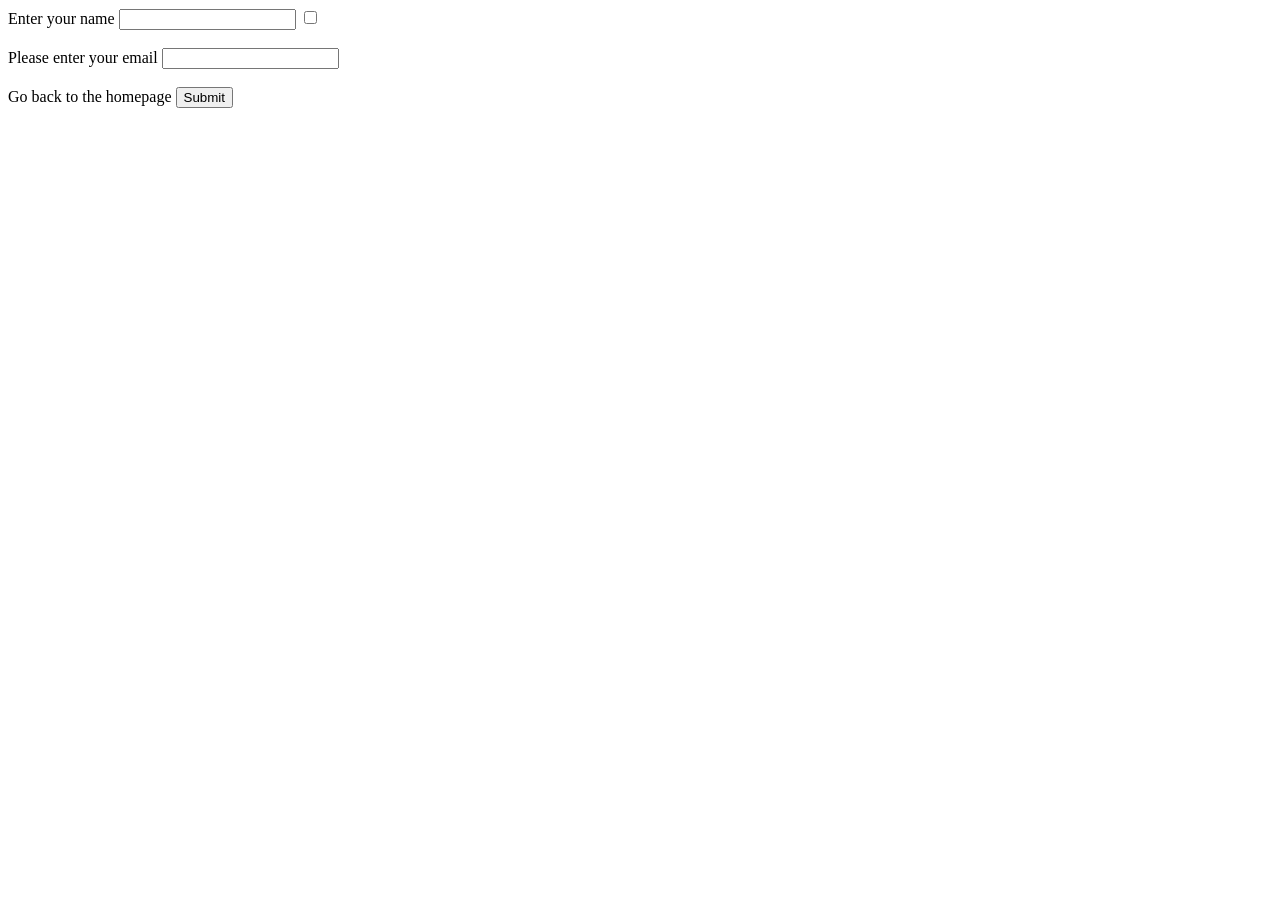
<file: contact.html>
<!DOCTYPE html>
<html lang="en" dir="ltr">

<head>
  <meta charset="utf-8">
  <title></title>
</head>

<body>
  <form class="" action="index.html" method="post">
    <label for="">Enter your name</label>
    <input type="input" name="">
    <input type="checkbox">
    <br> <br>
    <label for="">Please enter your email</label>
    <input type="email" name="">
    <br><br>
    <label for="">Go back to the homepage</label>
    <input type="submit" name="">
  </form>
</body>

</html>
</file>
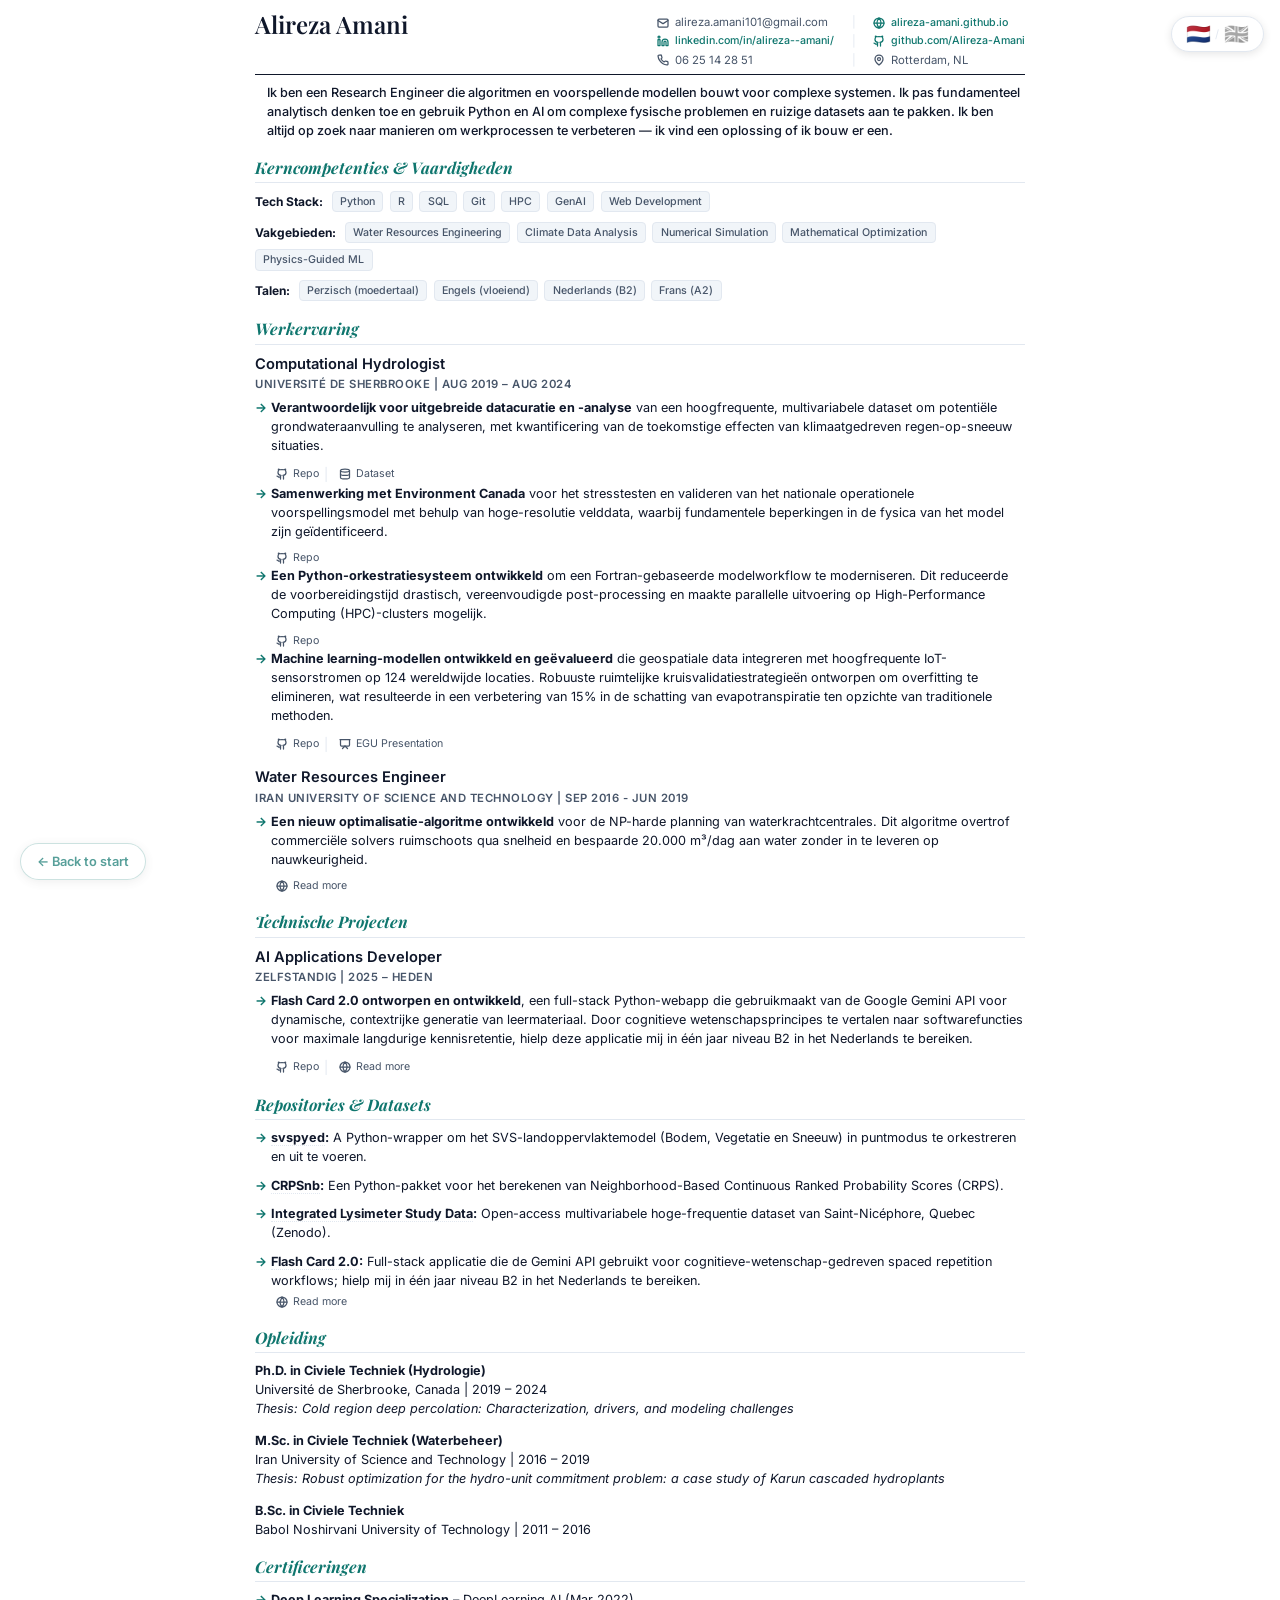
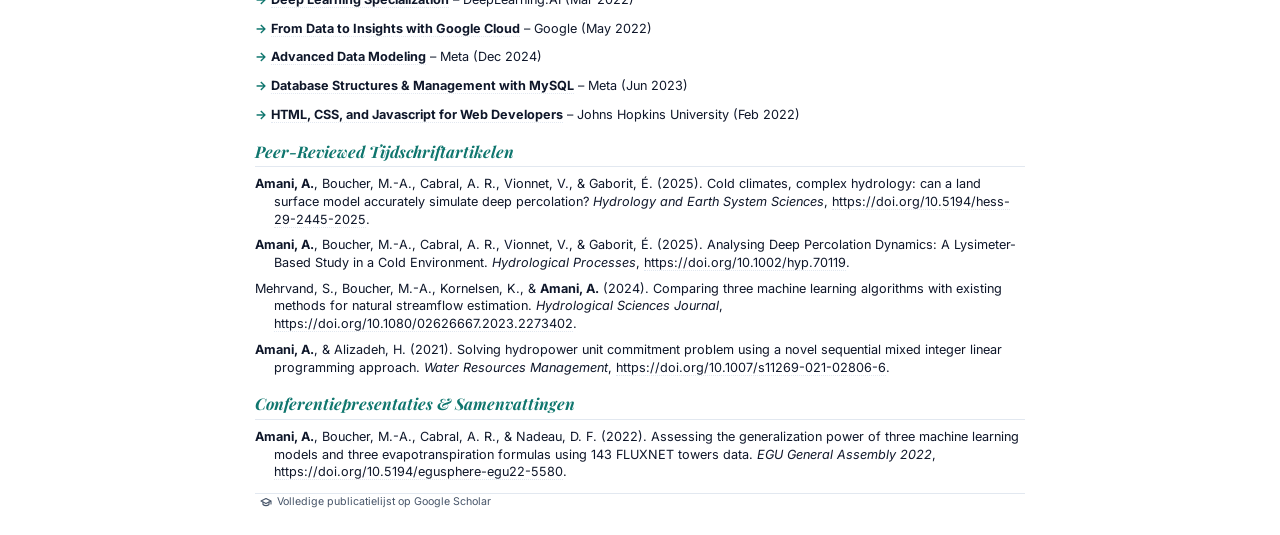
<file: index.original.html>
<!doctype html>
<html lang="nl">
  <head>
    <meta charset="UTF-8" />
    <meta name="viewport" content="width=device-width, initial-scale=1.0" />
    <title>Alireza Amani - Resumé</title>
    <link rel="preconnect" href="https://fonts.googleapis.com" />
    <link rel="preconnect" href="https://fonts.gstatic.com" crossorigin />
    <link
      href="https://fonts.googleapis.com/css2?family=Inter:wght@400;600&family=Playfair+Display:ital,wght@0,700;0,800;1,700&display=swap"
      rel="stylesheet"
    />
    <link rel="stylesheet" href="style.css" />
  </head>
  <body>
    <a href="start.html" class="back-btn" title="Back to start page">← Back to start</a>
    <div class="lang-toggle">
      <button
        class="lang-toggle__btn"
        onclick="toggleLang()"
        title="Switch language / Schakel taal"
      >
        <span class="lang-toggle__label" id="lblNL">🇳🇱</span>
        <span class="lang-toggle__sep"> / </span>
        <span class="lang-toggle__label" id="lblEN">🇬🇧</span>
      </button>
    </div>
    <header>
      <div class="header-main">
        <h1>Alireza Amani</h1>
      </div>
      <div class="contact-info">
        <div>
          <span>
            <svg
              xmlns="http://www.w3.org/2000/svg"
              width="12"
              height="12"
              viewBox="0 0 24 24"
              fill="none"
              stroke="currentColor"
              stroke-width="2.5"
              stroke-linecap="round"
              stroke-linejoin="round"
              class="contact-icon"
            >
              <path d="m22 7-8.97 5.7a1.94 1.94 0 0 1-2.06 0L2 7"></path>
              <rect width="20" height="16" x="2" y="4" rx="2"></rect>
            </svg>
            alireza.amani101@gmail.com
          </span>
          <span class="separator">|</span>
          <a
            href="https://alireza-amani.github.io/project-stories/index.html"
            class="ext-link"
            target="_blank"
            rel="noopener noreferrer"
          >
            <svg
              xmlns="http://www.w3.org/2000/svg"
              width="12"
              height="12"
              viewBox="0 0 24 24"
              fill="none"
              stroke="currentColor"
              stroke-width="2.5"
              stroke-linecap="round"
              stroke-linejoin="round"
              class="contact-icon"
            >
              <circle cx="12" cy="12" r="10"></circle>
              <line x1="2" y1="12" x2="22" y2="12"></line>
              <path
                d="M12 2a15.3 15.3 0 0 1 4 10 15.3 15.3 0 0 1-4 10 15.3 15.3 0 0 1-4-10 15.3 15.3 0 0 1 4-10z"
              ></path>
            </svg>
            alireza-amani.github.io
          </a>
        </div>

        <div>
          <a
            href="https://linkedin.com/in/alireza--amani/"
            class="ext-link"
            target="_blank"
            rel="noopener noreferrer"
          >
            <svg
              xmlns="http://www.w3.org/2000/svg"
              width="12"
              height="12"
              viewBox="0 0 24 24"
              fill="none"
              stroke="currentColor"
              stroke-width="2.5"
              stroke-linecap="round"
              stroke-linejoin="round"
              class="contact-icon"
            >
              <path
                d="M16 8a6 6 0 0 1 6 6v7h-4v-7a2 2 0 0 0-2-2 2 2 0 0 0-2 2v7h-4v-7a6 6 0 0 1 6-6z"
              ></path>
              <rect width="4" height="12" x="2" y="9"></rect>
              <circle cx="4" cy="4" r="2"></circle>
            </svg>
            linkedin.com/in/alireza--amani/
          </a>
          <span class="separator">|</span>
          <a
            href="https://github.com/Alireza-Amani"
            class="ext-link"
            target="_blank"
            rel="noopener noreferrer"
          >
            <svg
              xmlns="http://www.w3.org/2000/svg"
              width="12"
              height="12"
              viewBox="0 0 24 24"
              fill="none"
              stroke="currentColor"
              stroke-width="2.5"
              stroke-linecap="round"
              stroke-linejoin="round"
              class="contact-icon"
            >
              <path
                d="M15 22v-4a4.8 4.8 0 0 0-1-3.5c3 0 6-2 6-5.5.08-1.25-.27-2.48-1-3.5.28-1.15.28-2.35 0-3.5 0 0-1 0-3 1.5-2.64-.5-5.36-.5-8 0C6 2 5 2 5 2c-.3 1.15-.3 2.35 0 3.5A5.403 5.403 0 0 0 4 9c0 3.5 3 5.5 6 5.5-.39.49-.68 1.05-.85 1.65-.17.6-.22 1.23-.15 1.85v4"
              ></path>
              <path d="M9 18c-4.51 2-5-2-7-2"></path>
            </svg>
            github.com/Alireza-Amani
          </a>
        </div>
        <div>
          <span>
            <svg
              xmlns="http://www.w3.org/2000/svg"
              width="12"
              height="12"
              viewBox="0 0 24 24"
              fill="none"
              stroke="currentColor"
              stroke-width="2.5"
              stroke-linecap="round"
              stroke-linejoin="round"
              class="contact-icon"
            >
              <path
                d="M22 16.92v3a2 2 0 0 1-2.18 2 19.79 19.79 0 0 1-8.63-3.07 19.5 19.5 0 0 1-6-6 19.79 19.79 0 0 1-3.07-8.67A2 2 0 0 1 4.11 2h3a2 2 0 0 1 2 1.72 12.84 12.84 0 0 0 .7 2.81 2 2 0 0 1-.45 2.11L8.09 9.91a16 16 0 0 0 6 6l1.27-1.27a2 2 0 0 1 2.11-.45 12.84 12.84 0 0 0 2.81.7A2 2 0 0 1 22 16.92z"
              ></path>
            </svg>
            06 25 14 28 51
          </span>
          <span class="separator">|</span>
          <span>
            <svg
              xmlns="http://www.w3.org/2000/svg"
              width="12"
              height="12"
              viewBox="0 0 24 24"
              fill="none"
              stroke="currentColor"
              stroke-width="2.5"
              stroke-linecap="round"
              stroke-linejoin="round"
              class="contact-icon"
            >
              <path d="M20 10c0 6-8 12-8 12s-8-6-8-12a8 8 0 0 1 16 0Z"></path>
              <circle cx="12" cy="10" r="3"></circle>
            </svg>
            Rotterdam, NL
          </span>
        </div>
      </div>
    </header>

    <div class="profile-summary">
      <p data-key="profile-summary">
        I am a Research Engineer who builds algorithms and predictive models for
        complex systems. I apply first-principles thinking and leverage Python
        and AI to solve problems involving complex physics and noisy data. I am
        always looking for ways to improve workflow efficiency; either I find a
        solution or I build one.
      </p>
    </div>

    <h2 data-key="section-skills">Core Competencies & Skills</h2>
    <div class="skills-section">
      <p>
        <strong>Tech Stack:</strong>
        <span class="skill-tag">Python</span>
        <span class="skill-tag">R</span>
        <span class="skill-tag">SQL</span>
        <span class="skill-tag">Git</span>
        <span class="skill-tag">HPC</span>
        <span class="skill-tag">GenAI</span>
        <span class="skill-tag">Web Development</span>
      </p>
      <p>
        <strong data-key="skills-domains">Domains:</strong>
        <span class="skill-tag">Water Resources Engineering</span>
        <span class="skill-tag">Climate Data Analysis</span>
        <span class="skill-tag">Numerical Simulation</span>
        <span class="skill-tag">Mathematical Optimization</span>
        <span class="skill-tag">Physics-Guided ML</span>
      </p>
      <p>
        <strong data-key="skills-languages">Languages:</strong>
        <span class="skill-tag" data-key="lang-persian">Persian (Native)</span>
        <span class="skill-tag" data-key="lang-english">English (Fluent)</span>
        <span class="skill-tag" data-key="lang-dutch">Dutch (B2)</span>
        <span class="skill-tag" data-key="lang-french">French (A2)</span>
      </p>
    </div>

    <h2 data-key="section-experience">Professional Experience</h2>

    <div class="project">
      <h3 data-key="job-title-1">Computational Hydrologist</h3>
      <div class="meta">Université de Sherbrooke | Aug 2019 – Aug 2024</div>
      <ul class="bullet-list">
        <li data-key="job1-bullet1">
          <strong>Led the extensive data curation and analysis</strong> of a
          complex multivariable high-frequency dataset to analyze potential
          groundwater recharge, quantifying the future impacts of climate-driven
          rain-on-snow events.
        </li>
        <div class="project-footer">
          <a
            href="https://github.com/Alireza-Amani/PhD_AlirezaAmani/tree/main/Manuscript%201%20(Deep%20Percolation)"
            class="ext-link"
            target="_blank"
            rel="noopener noreferrer"
          >
            <svg
              xmlns="http://www.w3.org/2000/svg"
              width="12"
              height="12"
              viewBox="0 0 24 24"
              fill="none"
              stroke="currentColor"
              stroke-width="2.5"
              stroke-linecap="round"
              stroke-linejoin="round"
              class="contact-icon"
            >
              <path
                d="M15 22v-4a4.8 4.8 0 0 0-1-3.5c3 0 6-2 6-5.5.08-1.25-.27-2.48-1-3.5.28-1.15.28-2.35 0-3.5 0 0-1 0-3 1.5-2.64-.5-5.36-.5-8 0C6 2 5 2 5 2c-.3 1.15-.3 2.35 0 3.5A5.403 5.403 0 0 0 4 9c0 3.5 3 5.5 6 5.5-.39.49-.68 1.05-.85 1.65-.17.6-.22 1.23-.15 1.85v4"
              ></path>
              <path d="M9 18c-4.51 2-5-2-7-2"></path>
            </svg>
            Repo
          </a>
          <span class="separator">|</span>
          <a
            href="https://zenodo.org/records/10582140"
            class="ext-link"
            target="_blank"
            rel="noopener noreferrer"
          >
            <svg
              xmlns="http://www.w3.org/2000/svg"
              width="12"
              height="12"
              viewBox="0 0 24 24"
              fill="none"
              stroke="currentColor"
              stroke-width="2.5"
              stroke-linecap="round"
              stroke-linejoin="round"
              class="contact-icon"
            >
              <ellipse cx="12" cy="5" rx="9" ry="3"></ellipse>
              <path d="M3 5V19A9 3 0 0 0 21 19V5"></path>
              <path d="M3 12A9 3 0 0 0 21 12"></path>
            </svg>
            Dataset
          </a>
        </div>

        <li>
          <p data-key="job1-bullet2">
            <strong>Collaborated with Environment Canada </strong> to
            stress-test and validate the national operational forecasting model
            using high-resolution field data, pinpointing fundamental
            limitations within the model's physics.
          </p>
        </li>
        <div class="project-footer">
          <a
            href="https://github.com/Alireza-Amani/PhD_AlirezaAmani/tree/main/Manuscript%202%20(Model%20Evaluation)"
            class="ext-link"
            target="_blank"
            rel="noopener noreferrer"
          >
            <svg
              xmlns="http://www.w3.org/2000/svg"
              width="12"
              height="12"
              viewBox="0 0 24 24"
              fill="none"
              stroke="currentColor"
              stroke-width="2.5"
              stroke-linecap="round"
              stroke-linejoin="round"
              class="contact-icon"
            >
              <path
                d="M15 22v-4a4.8 4.8 0 0 0-1-3.5c3 0 6-2 6-5.5.08-1.25-.27-2.48-1-3.5.28-1.15.28-2.35 0-3.5 0 0-1 0-3 1.5-2.64-.5-5.36-.5-8 0C6 2 5 2 5 2c-.3 1.15-.3 2.35 0 3.5A5.403 5.403 0 0 0 4 9c0 3.5 3 5.5 6 5.5-.39.49-.68 1.05-.85 1.65-.17.6-.22 1.23-.15 1.85v4"
              ></path>
              <path d="M9 18c-4.51 2-5-2-7-2"></path>
            </svg>
            Repo
          </a>
        </div>

        <li data-key="job1-bullet3">
          <strong>Developed a Python computational orchestration</strong> to
          modernize a Fortran-based model workflow, reducing model setup time by
          orders of magnitude, facilitating post-processing and results
          analysis, and enabling parallel execution on High-Performance
          Computing (HPC) clusters.
        </li>

        <div class="project-footer">
          <a
            href="https://github.com/Alireza-Amani/svspyed"
            class="ext-link"
            target="_blank"
            rel="noopener noreferrer"
          >
            <svg
              xmlns="http://www.w3.org/2000/svg"
              width="12"
              height="12"
              viewBox="0 0 24 24"
              fill="none"
              stroke="currentColor"
              stroke-width="2.5"
              stroke-linecap="round"
              stroke-linejoin="round"
              class="contact-icon"
            >
              <path
                d="M15 22v-4a4.8 4.8 0 0 0-1-3.5c3 0 6-2 6-5.5.08-1.25-.27-2.48-1-3.5.28-1.15.28-2.35 0-3.5 0 0-1 0-3 1.5-2.64-.5-5.36-.5-8 0C6 2 5 2 5 2c-.3 1.15-.3 2.35 0 3.5A5.403 5.403 0 0 0 4 9c0 3.5 3 5.5 6 5.5-.39.49-.68 1.05-.85 1.65-.17.6-.22 1.23-.15 1.85v4"
              ></path>
              <path d="M9 18c-4.51 2-5-2-7-2"></path>
            </svg>
            Repo
          </a>
        </div>

        <li data-key="job1-bullet4">
          <strong>Developed and benchmarked machine learning models</strong>
          integrating geospatial data with high-frequency IoT sensor streams
          across 124 global locations. Designed robust spatial cross-validation
          strategies to eliminate overfitting, achieving a 15% improvement in
          estimating evapotranspiration compared to traditional methods.
        </li>

        <div class="project-footer">
          <a
            href="https://github.com/Alireza-Amani/ET_FLUXNET/tree/main"
            class="ext-link"
            target="_blank"
            rel="noopener noreferrer"
          >
            <svg
              xmlns="http://www.w3.org/2000/svg"
              width="12"
              height="12"
              viewBox="0 0 24 24"
              fill="none"
              stroke="currentColor"
              stroke-width="2.5"
              stroke-linecap="round"
              stroke-linejoin="round"
              class="contact-icon"
            >
              <path
                d="M15 22v-4a4.8 4.8 0 0 0-1-3.5c3 0 6-2 6-5.5.08-1.25-.27-2.48-1-3.5.28-1.15.28-2.35 0-3.5 0 0-1 0-3 1.5-2.64-.5-5.36-.5-8 0C6 2 5 2 5 2c-.3 1.15-.3 2.35 0 3.5A5.403 5.403 0 0 0 4 9c0 3.5 3 5.5 6 5.5-.39.49-.68 1.05-.85 1.65-.17.6-.22 1.23-.15 1.85v4"
              ></path>
              <path d="M9 18c-4.51 2-5-2-7-2"></path>
            </svg>
            Repo
          </a>

          <span class="separator">|</span>
          <a
            href="https://meetingorganizer.copernicus.org/EGU22/EGU22-5580.html"
            class="ext-link"
            target="_blank"
            rel="noopener noreferrer"
          >
            <svg
              xmlns="http://www.w3.org/2000/svg"
              width="12"
              height="12"
              viewBox="0 0 24 24"
              fill="none"
              stroke="currentColor"
              stroke-width="2.5"
              stroke-linecap="round"
              stroke-linejoin="round"
              class="contact-icon"
            >
              <path d="M2 3h20"></path>
              <path d="M21 3v11a2 2 0 0 1-2 2H5a2 2 0 0 1-2-2V3"></path>
              <path d="m7 21 5-5 5 5"></path>
            </svg>
            EGU Presentation
          </a>
        </div>
      </ul>
    </div>

    <div class="project">
      <h3 data-key="job-title-2">Water Resources Engineer</h3>
      <div class="meta">
        Iran University of Science and Technology | Sep 2016 - Jun 2019
      </div>
      <ul class="bullet-list">
        <li data-key="job2-bullet1">
          <strong>Developed a novel optimization algorithm</strong> for NP-hard
          hydropower scheduling, outperforming commercial solvers by an order of
          magnitude in speed and conserving 20,000 m³/day of physical resources
          without loss in fidelity.
        </li>
      </ul>
      <div class="project-footer">
        <a
          href="https://alireza-amani.github.io/project-stories/huc-paper.html"
          class="ext-link"
          target="_blank"
          rel="noopener noreferrer"
        >
          <svg
            xmlns="http://www.w3.org/2000/svg"
            width="12"
            height="12"
            viewBox="0 0 24 24"
            fill="none"
            stroke="currentColor"
            stroke-width="2.5"
            stroke-linecap="round"
            stroke-linejoin="round"
            class="contact-icon"
          >
            <circle cx="12" cy="12" r="10"></circle>
            <line x1="2" y1="12" x2="22" y2="12"></line>
            <path
              d="M12 2a15.3 15.3 0 0 1 4 10 15.3 15.3 0 0 1-4 10 15.3 15.3 0 0 1-4-10 15.3 15.3 0 0 1 4-10z"
            ></path>
          </svg>
          Read more
        </a>
      </div>
    </div>

    <h2 data-key="section-projects">Technical Projects</h2>

    <div class="project">
      <h3 data-key="job-title-3">AI Applications Developer</h3>
      <div class="meta" data-key="job3-meta">
        Self-Directed | 2025 – Present
      </div>
      <ul class="bullet-list">
        <li data-key="job3-bullet1">
          <strong>Designed and developed Flash Card 2.0</strong>, a full-stack
          Python web app integrating Google Gemini API for dynamic context-rich
          generation of learning material. Translated cognitive science
          principles into software features to maximize long-term retention;
          helped me reach B2 Dutch proficiency in one year.
        </li>
      </ul>
      <div class="project-footer">
        <a
          href="https://github.com/Alireza-Amani/flash_denken"
          class="ext-link"
          target="_blank"
          rel="noopener noreferrer"
        >
          <svg
            xmlns="http://www.w3.org/2000/svg"
            width="12"
            height="12"
            viewBox="0 0 24 24"
            fill="none"
            stroke="currentColor"
            stroke-width="2.5"
            stroke-linecap="round"
            stroke-linejoin="round"
            class="contact-icon"
          >
            <path
              d="M15 22v-4a4.8 4.8 0 0 0-1-3.5c3 0 6-2 6-5.5.08-1.25-.27-2.48-1-3.5.28-1.15.28-2.35 0-3.5 0 0-1 0-3 1.5-2.64-.5-5.36-.5-8 0C6 2 5 2 5 2c-.3 1.15-.3 2.35 0 3.5A5.403 5.403 0 0 0 4 9c0 3.5 3 5.5 6 5.5-.39.49-.68 1.05-.85 1.65-.17.6-.22 1.23-.15 1.85v4"
            ></path>
            <path d="M9 18c-4.51 2-5-2-7-2"></path>
          </svg>
          Repo
        </a>
        <span class="separator">|</span>
        <a
          href="https://alireza-amani.github.io/project-stories/flash-denken.html"
          class="ext-link"
          target="_blank"
          rel="noopener noreferrer"
        >
          <svg
            xmlns="http://www.w3.org/2000/svg"
            width="12"
            height="12"
            viewBox="0 0 24 24"
            fill="none"
            stroke="currentColor"
            stroke-width="2.5"
            stroke-linecap="round"
            stroke-linejoin="round"
            class="contact-icon"
          >
            <circle cx="12" cy="12" r="10"></circle>
            <line x1="2" y1="12" x2="22" y2="12"></line>
            <path
              d="M12 2a15.3 15.3 0 0 1 4 10 15.3 15.3 0 0 1-4 10 15.3 15.3 0 0 1-4-10 15.3 15.3 0 0 1 4-10z"
            ></path>
          </svg>
          Read more
        </a>
      </div>
    </div>

    <h2>Repositories & Datasets</h2>

    <div class="project">
      <ul class="bullet-list">
        <li>
          <strong
            ><a
              href="https://github.com/Alireza-Amani/svspyed"
              class="inline-link"
              target="_blank"
              >svspyed</a
            >:</strong
          >
          A
          <span data-key="repo1-desc"
            >Python wrapper to orchestrate and run the SVS (Soil, Vegetation,
            and Snow) land-surface model in point-mode.</span
          >
        </li>
        <li>
          <strong
            ><a
              href="https://github.com/Alireza-Amani/CRPSnb"
              class="inline-link"
              target="_blank"
              >CRPSnb</a
            >:</strong
          >
          <span data-key="repo2-desc"
            >A Python package for calculating Neighborhood-Based Continuous
            Ranked Probability Scores (CRPS).</span
          >
        </li>
        <li>
          <strong
            ><a
              href="https://zenodo.org/doi/10.5281/zenodo.10582139"
              class="inline-link"
              target="_blank"
              >Integrated Lysimeter Study Data</a
            >:</strong
          >
          <span data-key="repo3-desc"
            >Open-access multi-variable high-frequency dataset from
            Saint-Nicéphore, Quebec (Zenodo).</span
          >
        </li>
        <li>
          <strong
            ><a
              href="https://github.com/Alireza-Amani/flash_denken"
              class="inline-link"
              target="_blank"
              >Flash Card 2.0</a
            >:</strong
          >
          <span data-key="repo4-desc"
            >Full-stack application leveraging the Gemini API to implement cognitive-science-driven spaced repetition workflows; helped me reach B2 Dutch proficiency in one year.</span
          >
          <div class="project-footer" style="padding-left: 0; margin-top: 0.25rem">
            <a
              href="https://alireza-amani.github.io/project-stories/flash-denken.html"
              class="ext-link"
              target="_blank"
              rel="noopener noreferrer"
            >
              <svg
                xmlns="http://www.w3.org/2000/svg"
                width="12"
                height="12"
                viewBox="0 0 24 24"
                fill="none"
                stroke="currentColor"
                stroke-width="2.5"
                stroke-linecap="round"
                stroke-linejoin="round"
                class="contact-icon"
              >
                <circle cx="12" cy="12" r="10"></circle>
                <line x1="2" y1="12" x2="22" y2="12"></line>
                <path
                  d="M12 2a15.3 15.3 0 0 1 4 10 15.3 15.3 0 0 1-4 10 15.3 15.3 0 0 1-4-10z"
                ></path>
              </svg>
              Read more
            </a>
          </div>
        </li>
      </ul>
    </div>

    <h2 data-key="section-education">Education</h2>
    <div class="project">
      <p style="margin-bottom: 0.3rem">
        <strong data-key="edu1-degree"
          >Ph.D. in Civil Engineering (Hydrology)</strong
        ><br />
        Université de Sherbrooke, Canada | 2019 – 2024<br />
        <em
          >Thesis: Cold region deep percolation: Characterization, drivers, and
          modeling challenges</em
        >
      </p>
    </div>

    <div class="project">
      <p style="margin-bottom: 0.3rem">
        <strong data-key="edu2-degree"
          >M.Sc. in Civil Engineering (Water Resources Engineering)</strong
        ><br />
        Iran University of Science and Technology | 2016 – 2019<br />
        <em
          >Thesis: Robust optimization for the hydro-unit commitment problem: a
          case study of Karun cascaded hydroplants</em
        >
      </p>
    </div>

    <div class="project">
      <p style="margin-bottom: 0.3rem">
        <strong data-key="edu3-degree">B.Sc. in Civil Engineering</strong><br />
        Babol Noshirvani University of Technology | 2011 – 2016
      </p>
    </div>

    <h2 data-key="section-certs">Certifications</h2>

    <div class="project grid-2-col">
      <ul class="bullet-list">
        <li>
          <strong
            ><a
              href="https://www.coursera.org/account/accomplishments/specialization/8GFAC5U3PKVK"
              class="inline-link cert-link"
              target="_blank"
              rel="noopener noreferrer"
              >Deep Learning Specialization</a
            ></strong
          >
          – DeepLearning.AI (Mar 2022)
        </li>
        <li>
          <strong
            ><a
              href="https://coursera.org/share/6a05e8c19c58b31656e2fbf947895e72"
              class="inline-link cert-link"
              target="_blank"
              rel="noopener noreferrer"
              >From Data to Insights with Google Cloud</a
            ></strong
          >
          – Google (May 2022)
        </li>
        <li>
          <strong
            ><a
              href="https://coursera.org/share/8a9363a933d02de035eabe80d60e1d2b"
              class="inline-link cert-link"
              target="_blank"
              rel="noopener noreferrer"
              >Advanced Data Modeling</a
            ></strong
          >
          – Meta (Dec 2024)
        </li>
        <li>
          <strong
            ><a
              href="https://coursera.org/share/8097029bceee97381f7e99c0a6495b4c"
              class="inline-link cert-link"
              target="_blank"
              rel="noopener noreferrer"
              >Database Structures & Management with MySQL</a
            ></strong
          >
          – Meta (Jun 2023)
        </li>
        <li>
          <strong
            ><a
              href="https://coursera.org/share/79be45be60e8a8ceb59c7f97b461a698"
              class="inline-link cert-link"
              target="_blank"
              rel="noopener noreferrer"
              >HTML, CSS, and Javascript for Web Developers</a
            ></strong
          >
          – Johns Hopkins University (Feb 2022)
        </li>
      </ul>
    </div>

    <h2 data-key="section-journal">Peer-Reviewed Journal Articles</h2>

    <div class="project">
      <ul class="bib-list">
        <li>
          <strong>Amani, A.</strong>, Boucher, M.-A., Cabral, A. R., Vionnet, V., & Gaborit, É. (2025). Cold climates, complex hydrology: can a land surface model accurately simulate deep percolation? <em>Hydrology and Earth System Sciences</em>, <a href="https://doi.org/10.5194/hess-29-2445-2025" class="inline-link" target="_blank" rel="noopener noreferrer">https://doi.org/10.5194/hess-29-2445-2025</a>.
        </li>
        <li>
          <strong>Amani, A.</strong>, Boucher, M.-A., Cabral, A. R., Vionnet, V., & Gaborit, É. (2025). Analysing Deep Percolation Dynamics: A Lysimeter-Based Study in a Cold Environment. <em>Hydrological Processes</em>, <a href="https://doi.org/10.1002/hyp.70119" class="inline-link" target="_blank" rel="noopener noreferrer">https://doi.org/10.1002/hyp.70119</a>.
        </li>
        <li>
          Mehrvand, S., Boucher, M.-A., Kornelsen, K., & <strong>Amani, A.</strong> (2024). Comparing three machine learning algorithms with existing methods for natural streamflow estimation. <em>Hydrological Sciences Journal</em>, <a href="https://doi.org/10.1080/02626667.2023.2273402" class="inline-link" target="_blank" rel="noopener noreferrer">https://doi.org/10.1080/02626667.2023.2273402</a>.
        </li>
        <li>
          <strong>Amani, A.</strong>, & Alizadeh, H. (2021). Solving hydropower unit commitment problem using a novel sequential mixed integer linear programming approach. <em>Water Resources Management</em>, <a href="https://doi.org/10.1007/s11269-021-02806-6" class="inline-link" target="_blank" rel="noopener noreferrer">https://doi.org/10.1007/s11269-021-02806-6</a>.
        </li>
      </ul>
    </div>

    <h2 data-key="section-conf">Conference Presentations & Abstracts</h2>
    
    <div class="project">
      <ul class="bib-list">
        <li>
          <strong>Amani, A.</strong>, Boucher, M.-A., Cabral, A. R., & Nadeau, D. F. (2022). Assessing the generalization power of three machine learning models and three evapotranspiration formulas using 143 FLUXNET towers data. <em>EGU General Assembly 2022</em>, <a href="https://doi.org/10.5194/egusphere-egu22-5580" class="inline-link" target="_blank" rel="noopener noreferrer">https://doi.org/10.5194/egusphere-egu22-5580</a>.
        </li>
      </ul>
      <div
        class="project-footer"
        style="
          padding-left: 0;
          margin-top: 0.75rem;
          border-top: 1px solid var(--border);
          pt: 0.5rem;
        "
      >
        <a
          href="https://scholar.google.com/citations?user=YOUR_SCHOLAR_ID"
          class="ext-link"
          target="_blank"
          rel="noopener noreferrer"
        >
          <svg
            xmlns="http://www.w3.org/2000/svg"
            width="14"
            height="14"
            viewBox="0 0 24 24"
            fill="none"
            stroke="currentColor"
            stroke-width="2.2"
            stroke-linecap="round"
            stroke-linejoin="round"
            class="contact-icon"
          >
            <path d="M22 10v6M2 10l10-5 10 5-10 5z"></path>
            <path d="M6 12v5c3 3 9 3 12 0v-5"></path>
          </svg>
          <span data-key="scholar-link"
            >Full list of publications on Google Scholar</span
          >
        </a>
      </div>
    </div>

    <script>
      (function () {
        var T = {
          nl: {
            "profile-summary":
              "Ik ben een Research Engineer die algoritmen en voorspellende modellen bouwt voor complexe systemen. Ik pas fundamenteel analytisch denken toe en gebruik Python en AI om complexe fysische problemen en ruizige datasets aan te pakken. Ik ben altijd op zoek naar manieren om werkprocessen te verbeteren — ik vind een oplossing of ik bouw er een.",
            "section-skills": "Kerncompetenties &amp; Vaardigheden",
            "skills-domains": "Vakgebieden:",
            "skills-languages": "Talen:",
            "section-experience": "Werkervaring",
            "job-title-1": "Computational Hydrologist",
            "job1-bullet1":
              "<strong>Verantwoordelijk voor uitgebreide datacuratie en -analyse</strong> van een hoogfrequente, multivariabele dataset om potentiële grondwateraanvulling te analyseren, met kwantificering van de toekomstige effecten van klimaatgedreven regen-op-sneeuw situaties.",
            "job1-bullet2":
              "<strong>Samenwerking met Environment Canada</strong> voor het stresstesten en valideren van het nationale operationele voorspellingsmodel met behulp van hoge-resolutie velddata, waarbij fundamentele beperkingen in de fysica van het model zijn geïdentificeerd.",
            "job1-bullet3":
              "<strong>Een Python-orkestratiesysteem ontwikkeld</strong> om een Fortran-gebaseerde modelworkflow te moderniseren. Dit reduceerde de voorbereidingstijd drastisch, vereenvoudigde post-processing en maakte parallelle uitvoering op High-Performance Computing (HPC)-clusters mogelijk.",
            "job1-bullet4":
              "<strong>Machine learning-modellen ontwikkeld en geëvalueerd</strong> die geospatiale data integreren met hoogfrequente IoT-sensorstromen op 124 wereldwijde locaties. Robuuste ruimtelijke kruisvalidatiestrategieën ontworpen om overfitting te elimineren, wat resulteerde in een verbetering van 15% in de schatting van evapotranspiratie ten opzichte van traditionele methoden.",
            "job-title-2": "Water Resources Engineer",
            "job2-bullet1":
              "<strong>Een nieuw optimalisatie-algoritme ontwikkeld</strong> voor de NP-harde planning van waterkrachtcentrales. Dit algoritme overtrof commerciële solvers ruimschoots qua snelheid en bespaarde 20.000 m³/dag aan water zonder in te leveren op nauwkeurigheid.",
            "section-projects": "Technische Projecten",
            "job-title-3": "AI Applications Developer",
            "job3-meta": "Zelfstandig | 2025 – heden",
            "job3-bullet1":
              "<strong>Flash Card 2.0 ontworpen en ontwikkeld</strong>, een full-stack Python-webapp die gebruikmaakt van de Google Gemini API voor dynamische, contextrijke generatie van leermateriaal. Door cognitieve wetenschapsprincipes te vertalen naar softwarefuncties voor maximale langdurige kennisretentie, hielp deze applicatie mij in één jaar niveau B2 in het Nederlands te bereiken.",
            "repo1-desc":
              "Python-wrapper om het SVS-landoppervlaktemodel (Bodem, Vegetatie en Sneeuw) in puntmodus te orkestreren en uit te voeren.",
            "repo2-desc":
              "Een Python-pakket voor het berekenen van Neighborhood-Based Continuous Ranked Probability Scores (CRPS).",
            "repo3-desc":
              "Open-access multivariabele hoge-frequentie dataset van Saint-Nicéphore, Quebec (Zenodo).",
            "repo4-desc":
              "Full-stack applicatie die de Gemini API gebruikt voor cognitieve-wetenschap-gedreven spaced repetition workflows; hielp mij in één jaar niveau B2 in het Nederlands te bereiken.",
            "section-education": "Opleiding",
            "edu1-degree": "Ph.D. in Civiele Techniek (Hydrologie)",
            "edu2-degree": "M.Sc. in Civiele Techniek (Waterbeheer)",
            "edu3-degree": "B.Sc. in Civiele Techniek",
            "section-certs": "Certificeringen",
            "section-journal": "Peer-Reviewed Tijdschriftartikelen",
            "section-conf": "Conferentiepresentaties & Samenvattingen",
            "scholar-link": "Volledige publicatielijst op Google Scholar",
            "lang-persian": "Perzisch (moedertaal)",
            "lang-english": "Engels (vloeiend)",
            "lang-dutch": "Nederlands (B2)",
            "lang-french": "Frans (A2)",
          },
          en: {
            "profile-summary":
              "I am a Research Engineer who builds algorithms and predictive models for complex systems. I apply first-principles thinking and leverage Python and AI to solve problems involving complex physics and noisy data. I am always looking for ways to improve workflow efficiency; either I find a solution or I build one.",
            "section-skills": "Core Competencies &amp; Skills",
            "skills-domains": "Domains:",
            "skills-languages": "Languages:",
            "section-experience": "Professional Experience",
            "job-title-1": "Computational Hydrologist",
            "job1-bullet1":
              "<strong>Led the extensive data curation and analysis</strong> of a complex multivariable high-frequency dataset to analyze potential groundwater recharge, quantifying the future impacts of climate-driven rain-on-snow events.",
            "job1-bullet2":
              "<strong>Collaborated with Environment Canada</strong> to stress-test and validate the national operational forecasting model using high-resolution field data, pinpointing fundamental limitations within the model&#39;s physics.",
            "job1-bullet3":
              "<strong>Developed a Python computational orchestration</strong> to modernize a Fortran-based model workflow, reducing model setup time by orders of magnitude, facilitating post-processing and results analysis, and enabling parallel execution on High-Performance Computing (HPC) clusters.",
            "job1-bullet4":
              "<strong>Developed and benchmarked machine learning models</strong> integrating geospatial data with high-frequency IoT sensor streams across 124 global locations. Designed robust spatial cross-validation strategies to eliminate overfitting, achieving a 15% improvement in estimating evapotranspiration compared to traditional methods.",
            "job-title-2": "Water Resources Engineer",
            "job2-bullet1":
              "<strong>Developed a novel optimization algorithm</strong> for NP-hard hydropower scheduling, outperforming commercial solvers by an order of magnitude in speed and conserving 20,000 m³/day of physical resources without loss in fidelity.",
            "section-projects": "Technical Projects",
            "job-title-3": "AI Applications Developer",
            "job3-meta": "Self-Directed | 2025 – Present",
            "job3-bullet1":
              "<strong>Designed and developed Flash Card 2.0</strong>, a full-stack Python web app integrating Google Gemini API for dynamic context-rich generation of learning material. Translated cognitive science principles into software features to maximize long-term retention; helped me reach B2 Dutch proficiency in one year.",
            "repo1-desc":
              "Python wrapper to orchestrate and run the SVS (Soil, Vegetation, and Snow) land-surface model in point-mode.",
            "repo2-desc":
              "A Python package for calculating Neighborhood-Based Continuous Ranked Probability Scores (CRPS).",
            "repo3-desc":
              "Open-access multi-variable high-frequency dataset from Saint-Nicéphore, Quebec (Zenodo).",
            "repo4-desc":
              "Full-stack application leveraging the Gemini API to implement cognitive-science-driven spaced repetition workflows; helped me reach B2 Dutch proficiency in one year.",
            "section-education": "Education",
            "edu1-degree": "Ph.D. in Civil Engineering (Hydrology)",
            "edu2-degree":
              "M.Sc. in Civil Engineering (Water Resources Engineering)",
            "edu3-degree": "B.Sc. in Civil Engineering",
            "section-certs": "Certifications",
            "section-journal": "Peer-Reviewed Journal Articles",
            "section-conf": "Conference Presentations & Abstracts",
            "scholar-link": "Full list of publications on Google Scholar",
            "lang-persian": "Persian (Native)",
            "lang-english": "English (Fluent)",
            "lang-dutch": "Dutch (B2)",
            "lang-french": "French (A2)",
          },
        };

        var currentLang = "nl";

        function applyLang(lang) {
          currentLang = lang;
          document.documentElement.lang = lang;
          document.querySelectorAll("[data-key]").forEach(function (el) {
            var key = el.dataset.key;
            if (T[lang] && T[lang][key] !== undefined) {
              el.innerHTML = T[lang][key];
            }
          });
          var nl = document.getElementById("lblNL");
          var en = document.getElementById("lblEN");
          if (nl) nl.classList.toggle("active", lang === "nl");
          if (en) en.classList.toggle("active", lang === "en");
        }

        window.toggleLang = function () {
          applyLang(currentLang === "nl" ? "en" : "nl");
        };

        applyLang("nl");
      })();
    </script>

    <script
      data-goatcounter="https://curious-alireza.goatcounter.com/count"
      async
      src="//gc.zgo.at/count.js"
    ></script>
  </body>
</html>
</file>
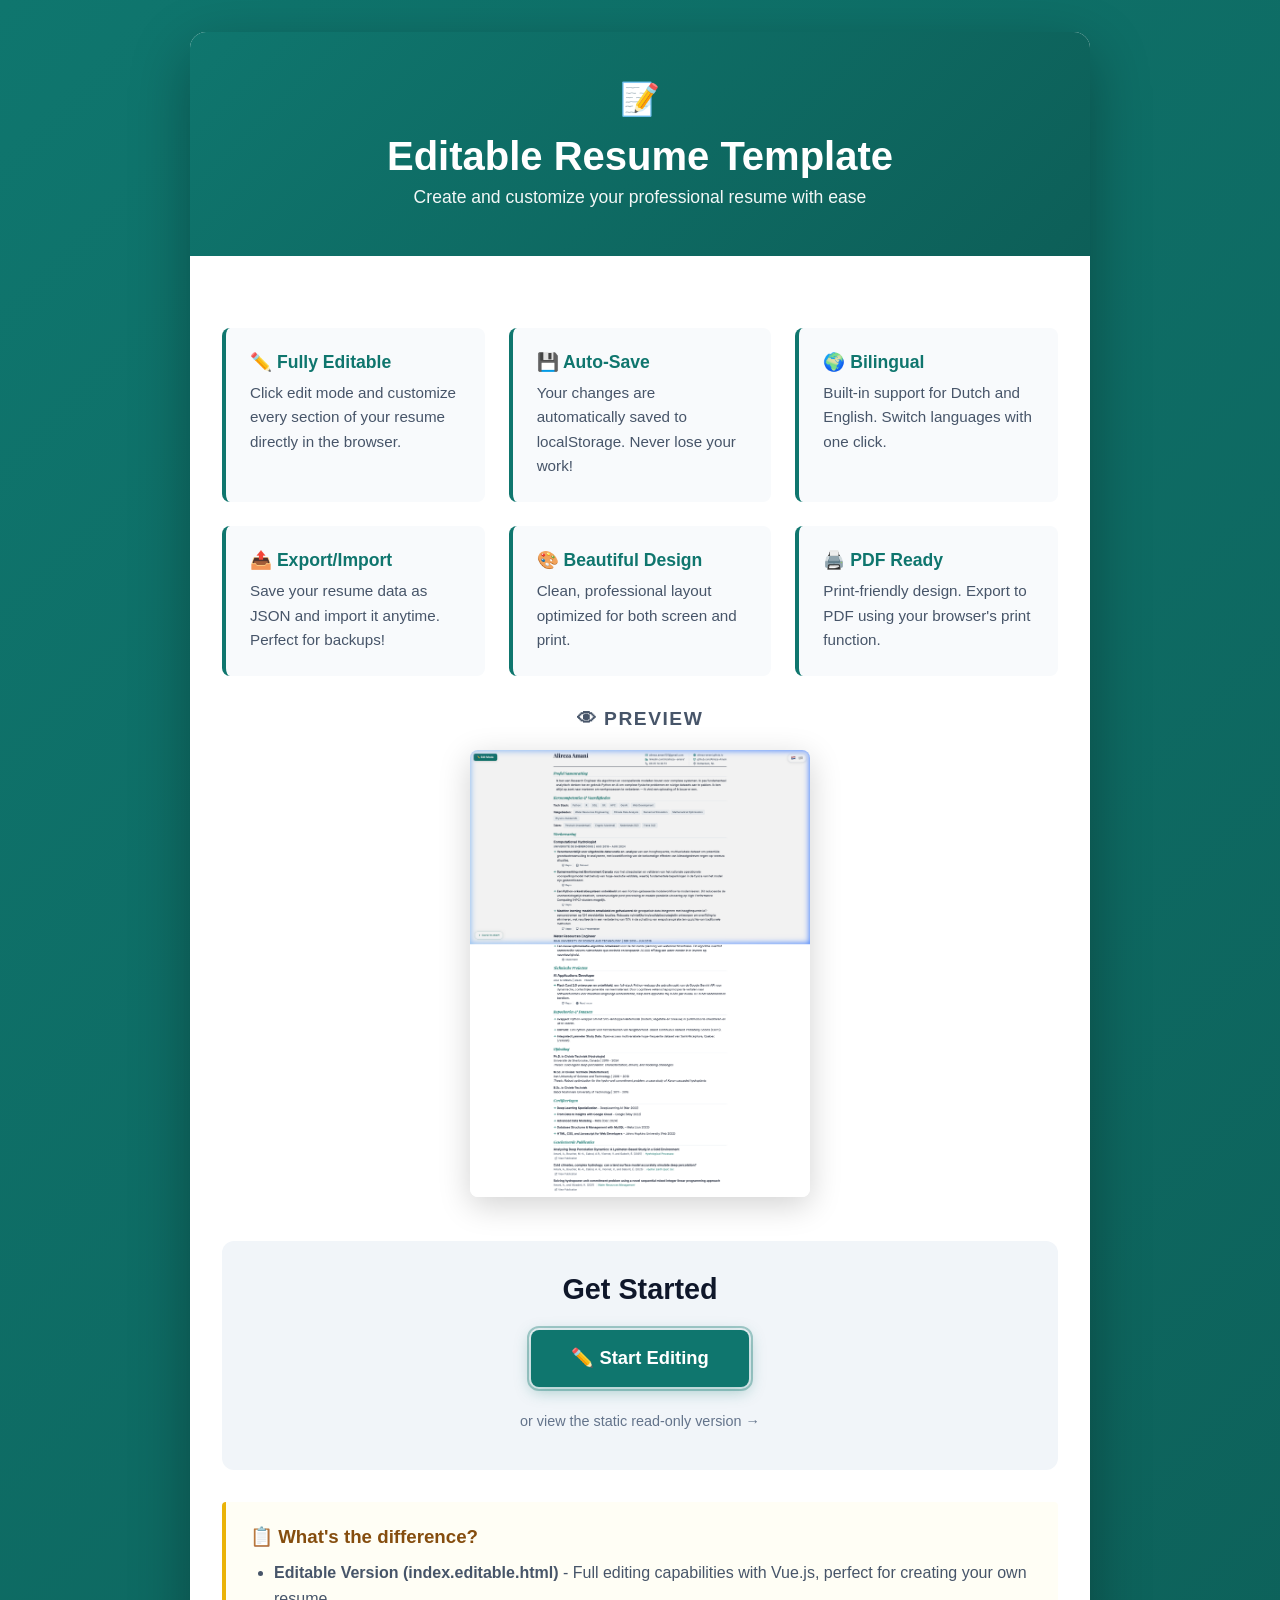
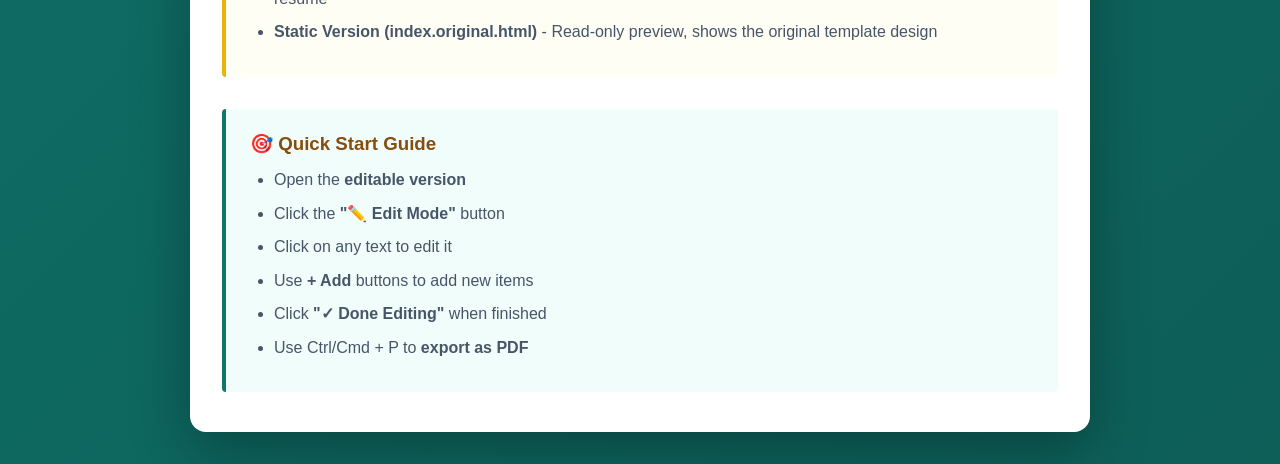
<file: start.html>
<!DOCTYPE html>
<html lang="en">
<head>
    <meta charset="UTF-8">
    <meta name="viewport" content="width=device-width, initial-scale=1.0">
    <title>Resume Template - Get Started</title>
    <style>
        * {
            margin: 0;
            padding: 0;
            box-sizing: border-box;
        }

        body {
            font-family: -apple-system, BlinkMacSystemFont, 'Segoe UI', Roboto, 'Helvetica Neue', Arial, sans-serif;
            background: linear-gradient(135deg, #0f766e 0%, #0d5f58 100%);
            min-height: 100vh;
            display: flex;
            align-items: center;
            justify-content: center;
            padding: 2rem;
        }

        .container {
            max-width: 900px;
            background: white;
            border-radius: 16px;
            box-shadow: 0 20px 60px rgba(0, 0, 0, 0.3);
            overflow: hidden;
        }

        .header {
            background: linear-gradient(135deg, #0f766e 0%, #0d5f58 100%);
            color: white;
            padding: 3rem 2rem;
            text-align: center;
        }

        .header h1 {
            font-size: 2.5rem;
            margin-bottom: 0.5rem;
            font-weight: 700;
        }

        .header p {
            font-size: 1.1rem;
            opacity: 0.95;
        }

        .content {
            padding: 2.5rem 2rem;
        }

        .feature-grid {
            display: grid;
            grid-template-columns: repeat(auto-fit, minmax(250px, 1fr));
            gap: 1.5rem;
            margin: 2rem 0;
        }

        .feature {
            padding: 1.5rem;
            background: #f8fafc;
            border-radius: 8px;
            border-left: 4px solid #0f766e;
        }

        .feature h3 {
            color: #0f766e;
            margin-bottom: 0.5rem;
            font-size: 1.1rem;
        }

        .feature p {
            color: #475569;
            line-height: 1.6;
            font-size: 0.95rem;
        }

        .cta-section {
            margin-top: 2.5rem;
            padding: 2rem;
            background: #f1f5f9;
            border-radius: 12px;
            text-align: center;
        }

        .cta-section h2 {
            color: #0f172a;
            margin-bottom: 1.5rem;
            font-size: 1.8rem;
        }

        .button-group {
            display: flex;
            gap: 1rem;
            justify-content: center;
            flex-wrap: wrap;
        }

        .btn {
            display: inline-flex;
            align-items: center;
            gap: 0.5rem;
            padding: 1rem 2rem;
            border-radius: 8px;
            text-decoration: none;
            font-weight: 600;
            font-size: 1rem;
            transition: all 0.25s ease;
            cursor: pointer;
            border: none;
        }

        /* Primary — hero action */
        .btn-primary {
            background: #0f766e;
            color: white;
            font-size: 1.15rem;
            padding: 1.1rem 2.5rem;
            box-shadow: 0 4px 16px rgba(15, 118, 110, 0.35);
            position: relative;
        }

        .btn-primary::after {
            content: '';
            position: absolute;
            inset: -4px;
            border-radius: 12px;
            border: 2px solid rgba(15, 118, 110, 0.35);
            animation: pulseRing 2s ease-out infinite;
        }

        @keyframes pulseRing {
            0%   { transform: scale(1);   opacity: 0.8; }
            70%  { transform: scale(1.06); opacity: 0; }
            100% { transform: scale(1.06); opacity: 0; }
        }

        .btn-primary:hover {
            background: #0d5f58;
            transform: translateY(-3px);
            box-shadow: 0 8px 28px rgba(15, 118, 110, 0.45);
        }

        /* Secondary — clearly subordinate */
        .btn-secondary {
            background: transparent;
            color: #64748b;
            font-size: 0.9rem;
            font-weight: 500;
            padding: 0.6rem 1rem;
            text-decoration: underline;
            text-underline-offset: 3px;
            text-decoration-color: transparent;
            transition: color 0.2s, text-decoration-color 0.2s;
        }

        .btn-secondary:hover {
            color: #0f766e;
            text-decoration-color: #0f766e;
            transform: none;
        }

        .version-info {
            margin-top: 2rem;
            padding: 1.5rem;
            background: #fffef5;
            border-left: 4px solid #eab308;
            border-radius: 4px;
        }

        .version-info h3 {
            color: #854d0e;
            margin-bottom: 0.75rem;
        }

        .version-info ul {
            margin-left: 1.5rem;
            color: #475569;
        }

        .version-info li {
            margin-bottom: 0.5rem;
            line-height: 1.6;
        }

        .emoji {
            font-size: 2rem;
            margin-bottom: 1rem;
        }

        /* ── Resume Preview ── */
        .preview-section {
            margin: 2rem 0;
            text-align: center;
        }

        .preview-section h2 {
            font-size: 1.2rem;
            color: #475569;
            font-weight: 600;
            text-transform: uppercase;
            letter-spacing: 0.08em;
            margin-bottom: 1.25rem;
        }

        .preview-link {
            display: inline-block;
            position: relative;
            cursor: pointer;
            border-radius: 8px;
            overflow: hidden;
            box-shadow: 0 8px 32px rgba(0,0,0,0.18);
            transition: transform 0.3s ease, box-shadow 0.3s ease;
            animation: fadeInUp 0.6s ease both;
            max-width: 340px;
            width: 100%;
        }

        .preview-link:hover {
            transform: translateY(-6px) scale(1.02);
            box-shadow: 0 18px 48px rgba(15, 118, 110, 0.25);
        }

        .preview-link img {
            display: block;
            width: 100%;
            height: auto;
        }

        .preview-overlay {
            position: absolute;
            inset: 0;
            background: rgba(15, 118, 110, 0);
            display: flex;
            align-items: center;
            justify-content: center;
            transition: background 0.3s ease;
        }

        .preview-link:hover .preview-overlay {
            background: rgba(15, 118, 110, 0.55);
        }

        .preview-overlay span {
            color: white;
            font-weight: 700;
            font-size: 1rem;
            letter-spacing: 0.04em;
            opacity: 0;
            transform: translateY(6px);
            transition: opacity 0.25s ease, transform 0.25s ease;
        }

        .preview-link:hover .preview-overlay span {
            opacity: 1;
            transform: translateY(0);
        }

        @keyframes fadeInUp {
            from { opacity: 0; transform: translateY(20px); }
            to   { opacity: 1; transform: translateY(0); }
        }

        @media (max-width: 600px) {
            .header h1 {
                font-size: 2rem;
            }

            .content {
                padding: 1.5rem 1rem;
            }

            .btn {
                width: 100%;
            }
        }
    </style>
</head>
<body>
    <div class="container">
        <div class="header">
            <div class="emoji">📝</div>
            <h1>Editable Resume Template</h1>
            <p>Create and customize your professional resume with ease</p>
        </div>

        <div class="content">
            <div class="feature-grid">
                <div class="feature">
                    <h3>✏️ Fully Editable</h3>
                    <p>Click edit mode and customize every section of your resume directly in the browser.</p>
                </div>
                <div class="feature">
                    <h3>💾 Auto-Save</h3>
                    <p>Your changes are automatically saved to localStorage. Never lose your work!</p>
                </div>
                <div class="feature">
                    <h3>🌍 Bilingual</h3>
                    <p>Built-in support for Dutch and English. Switch languages with one click.</p>
                </div>
                <div class="feature">
                    <h3>📤 Export/Import</h3>
                    <p>Save your resume data as JSON and import it anytime. Perfect for backups!</p>
                </div>
                <div class="feature">
                    <h3>🎨 Beautiful Design</h3>
                    <p>Clean, professional layout optimized for both screen and print.</p>
                </div>
                <div class="feature">
                    <h3>🖨️ PDF Ready</h3>
                    <p>Print-friendly design. Export to PDF using your browser's print function.</p>
                </div>
            </div>

            <!-- Resume Preview -->
            <div class="preview-section">
                <h2>👁 Preview</h2>
                <a href="index.editable.html" class="preview-link" title="Open editable resume">
                    <img src="resume-preview.png" alt="Resume preview" loading="lazy">
                    <div class="preview-overlay"><span>✏️ Open &amp; Edit</span></div>
                </a>
            </div>

            <div class="cta-section">
                <h2>Get Started</h2>
                <div class="button-group">
                    <a href="index.editable.html" class="btn btn-primary">
                        ✏️ Start Editing
                    </a>
                </div>
                <div style="margin-top: 1rem;">
                    <a href="index.original.html" class="btn btn-secondary">
                        or view the static read-only version →
                    </a>
                </div>
            </div>

            <div class="version-info">
                <h3>📋 What's the difference?</h3>
                <ul>
                    <li><strong>Editable Version (index.editable.html)</strong> - Full editing capabilities with Vue.js, perfect for creating your own resume</li>
                    <li><strong>Static Version (index.original.html)</strong> - Read-only preview, shows the original template design</li>
                </ul>
            </div>

            <div class="version-info" style="border-left-color: #0f766e; background: #f0fdfa;">
                <h3>🎯 Quick Start Guide</h3>
                <ul>
                    <li>Open the <strong>editable version</strong></li>
                    <li>Click the <strong>"✏️ Edit Mode"</strong> button</li>
                    <li>Click on any text to edit it</li>
                    <li>Use <strong>+ Add</strong> buttons to add new items</li>
                    <li>Click <strong>"✓ Done Editing"</strong> when finished</li>
                    <li>Use Ctrl/Cmd + P to <strong>export as PDF</strong></li>
                </ul>
            </div>
        </div>
    </div>
</body>
</html>
</file>
<file: style.css>
:root {
  --bg-color: #ffffff;
  --text-main: #0f172a;
  --text-muted: #475569;
  --accent: #0f766e; /* A muted teal for accents */
  --border: #e2e8f0;
  --font-sans:
    "Inter", system-ui, -apple-system, "Segoe UI", Roboto, sans-serif;
  --font-serif: "Playfair Display", "Times New Roman", serif;
}

* {
  box-sizing: border-box;
  margin: 0;
  padding: 0;
}

body {
  font-family: var(--font-sans);
  background-color: var(--bg-color);
  color: var(--text-main);
  line-height: 1.5;
  font-size: 9.5pt;
  max-width: 21cm;
  margin: 0 auto;
  padding: 0.75rem;
}

header {
  display: flex;
  justify-content: space-between;
  align-items: flex-start;
  border-bottom: 1.5px solid var(--text-main);
  padding-bottom: 0.4rem;
  margin-bottom: 0.5rem;
}

.header-main {
  flex-shrink: 0; /* Ensures the name container never gets squeezed */
  margin-right: 1.5rem;
}

h1 {
  font-family: var(--font-serif);
  font-size: 18pt;
  font-weight: 600;
  line-height: 1;
  color: var(--text-main);
  white-space: nowrap; /* Prevents the name from ever breaking into two lines */
}

.contact-info {
  display: grid;
  /* 3 Columns: Link/Span, Separator, Link/Span */
  grid-template-columns: auto min-content auto;
  column-gap: 0.75rem;
  row-gap: 0.25rem;
  align-items: center;
  justify-items: start;
  font-size: 8.5pt;
  color: var(--text-muted);
  line-height: 1.3;
  margin-top: 0.2rem; /* Optically aligns small text with large H1 top */
}

.contact-info > div {
  display: contents;
}

.contact-info a,
.contact-info span:not(.separator) {
  display: inline-flex;
  align-items: center;
  gap: 0.35rem;
  white-space: nowrap;
}

.separator {
  margin: 0 0.35rem;
  color: var(--border);
  justify-self: center;
}

.contact-info span:not(.separator) {
  color: var(--text-muted);
  font-weight: 400;
}

.contact-info a {
  color: var(--accent);
  text-decoration: none;
  font-weight: 500;
}

.contact-icon {
  flex-shrink: 0;
  width: 12px;
  height: 12px;
}

/* New Profile Summary Styling */
.profile-summary {
  font-size: 9.5pt;
  font-weight: 500;
  color: var(--text-main);
  margin-bottom: 0.8rem;
  line-height: 1.5;
  padding-left: 0.75rem;
}

h2 {
  font-family: var(--font-serif);
  font-size: 12pt;
  color: var(--accent);
  font-style: italic;
  border-bottom: 1px solid var(--border);
  margin-top: var(--section-spacing, 1rem);
  margin-bottom: 0.5rem;
  padding-bottom: 0.15rem;
}

/* Two Column Header Layout */
.two-column-header {
  display: grid;
  grid-template-columns: 1fr 1fr;
  gap: 2rem;
  margin-bottom: 1.5rem;
}

.skills-section {
  margin-bottom: 1rem;
  font-size: 9pt;
}

.skills-section p {
  margin-bottom: 0.6rem;
  display: flex;
  flex-wrap: wrap;
  align-items: center;
  gap: 0.4rem;
}

.skills-section strong {
  color: var(--text-main);
  margin-right: 0.15rem;
}

/* Publication Styling */
.pub-list {
  list-style: none;
  padding-left: 0;
}

.pub-item {
  margin-bottom: 0.8rem;
  page-break-inside: avoid;
}

.pub-title {
  display: block;
  font-weight: 600;
  font-size: 10pt;
  color: var(--text-main);
  line-height: 1.3;
  margin-bottom: 0.15rem;
}

.pub-meta {
  display: block;
  font-size: 8.5pt;
  color: var(--text-muted);
}

.pub-journal {
  font-style: italic;
  color: var(--accent);
  font-weight: 500;
}

.skill-tag {
  background-color: #f1f5f9;
  color: var(--text-muted);
  border: 1px solid var(--border);
  padding: 0.1rem 0.45rem;
  border-radius: 4px;
  font-size: 8pt;
  font-weight: 500;
  white-space: nowrap;
}

.project {
  margin-bottom: 0.8rem;
  page-break-inside: auto;
}

.project h3 {
  font-size: 11pt;
  font-weight: 600;
  margin-bottom: 0.1rem;
  color: var(--text-main);
}

.meta {
  font-size: 8.5pt;
  color: var(--text-muted);
  margin-bottom: 0.3rem;
  text-transform: uppercase;
  letter-spacing: 0.5px;
  font-weight: 600;
}

.bullet-list {
  list-style-type: none; /* Removing the square to look cleaner */
  padding-left: 0;
}

.bullet-list li {
  margin-bottom: 0.6rem;
  color: var(--text-main);
  position: relative;
  padding-left: 1rem;
}

/* Custom minimal bullet point */
.bullet-list li::before {
  content: "→";
  color: var(--accent);
  position: absolute;
  left: 0;
  font-weight: bold;
}

/* Bibliographic list with hanging indents */
.bib-list {
  list-style-type: none;
  margin: 0;
  padding: 0;
}

.bib-list li {
  margin-bottom: 0.5rem;
  padding-left: 1.5em;
  text-indent: -1.5em;
  position: relative;
  line-height: 1.4;
}

.ext-link {
  font-size: 8.5pt;
  font-weight: normal;
  text-transform: none;
  letter-spacing: 0;
  color: var(--text-muted);
}

.inline-link {
  text-decoration: none;
  color: inherit;
  border-bottom: 1px dotted var(--border);
  transition: all 0.2s ease;
}

.inline-link:hover {
  color: var(--accent);
  border-bottom: 1px solid var(--accent);
}

/* Thesis link — sits on same line as the em text, subtle separator */
.thesis-link {
  margin-left: 0.6rem;
  padding-left: 0.6rem;
  border-left: 1px solid var(--border);
  font-size: 7.5pt;
  color: var(--text-muted);
  vertical-align: middle;
}

/* Thesis URL edit row — compact, not a full-width rectangle */
.thesis-url-edit {
  display: flex;
  align-items: center;
  gap: 0.3rem;
  margin-top: 0.15rem;
  color: var(--text-muted);
}
.thesis-url-edit .edit-input {
  font-size: 7.5pt;
  padding: 0.1rem 0.3rem;
  border-radius: 3px;
}

.footer {
  display: flex;
  gap: 2rem;
  margin-top: 1rem;
  border-top: 1px solid var(--border);
  padding-top: 1.25rem;
}

.footer-col {
  flex: 1;
}

/* Render language lines inline to save vertical space */
.footer-col p {
  display: inline-block;
  margin: 0 1rem 0 0;
}

.footer-col h3 {
  font-size: 10pt;
  text-transform: uppercase;
  color: var(--text-muted);
  margin-bottom: 0.5rem;
  letter-spacing: 0.5px;
}

.footer-col p {
  margin-bottom: 0.3rem;
}

/* ── Language toggle ───────────────────────────────── */
.lang-toggle {
  position: fixed;
  top: 1rem;
  right: 1rem;
  z-index: 1000;
}

.lang-toggle__btn {
  display: inline-flex;
  align-items: center;
  gap: 0.25rem;
  background: #ffffff;
  border: 1.5px solid var(--border);
  border-radius: 20px;
  padding: 0.3rem 0.85rem;
  cursor: pointer;
  font-family: var(--font-sans);
  font-size: 8.5pt;
  font-weight: 600;
  color: var(--text-muted);
  box-shadow: 0 2px 8px rgba(0, 0, 0, 0.1);
  transition: box-shadow 0.2s;
  letter-spacing: 0.5px;
}

.lang-toggle__btn:hover {
  box-shadow: 0 4px 14px rgba(0, 0, 0, 0.15);
}

.lang-toggle__label {
  filter: grayscale(1);
  opacity: 0.45;
  font-size: 15pt;
  transition:
    filter 0.2s,
    opacity 0.2s;
}

.lang-toggle__label.active {
  filter: grayscale(0);
  opacity: 1;
}

.lang-toggle__sep {
  color: var(--border);
  font-weight: 400;
}

@media print {
  body {
    background: white !important;
    color: black !important;
    margin: 0;
    padding: 0;
    width: 100%;
    font-size: 9pt;
    line-height: 1.45;
  }

  /* Ensure link boxes exist for PDF URL annotation */
  .contact-info a {
    display: inline-flex !important;
  }

  * {
    -webkit-print-color-adjust: exact !important;
    print-color-adjust: exact !important;
  }

  @page {
    size: A4;
    margin: 1.0cm 1.1cm 1.0cm 1.1cm;
  }

  .lang-toggle {
    display: none !important;
  }

  h2 {
    margin-top: calc(var(--section-spacing, 1rem) * 0.6);
    margin-bottom: 0.2rem;
    page-break-after: avoid;
    break-after: avoid;
  }

  h3 {
    page-break-after: avoid;
    break-after: avoid;
    margin-bottom: 0.05rem;
  }

  .profile-summary {
    margin-bottom: 0.3rem;
    line-height: 1.4;
  }

  .skills-section {
    margin-bottom: 0.3rem;
  }

  .skills-section p {
    margin-bottom: 0.2rem;
  }

  .project {
    margin-bottom: 0.3rem;
    page-break-inside: auto;
    break-inside: auto;
  }

  .meta {
    margin-bottom: 0.2rem;
  }

  .bullet-list li {
    margin-bottom: 0.2rem;
    page-break-inside: avoid;
    break-inside: avoid;
  }

  .bullet-list li p {
    margin: 0;
  }

  .project-footer {
    margin-top: 0.05rem;
    margin-bottom: 0.05rem;
  }

  .pub-item {
    margin-bottom: 0.35rem;
  }
}

.project-footer {
  margin-top: 0.25rem;
  padding-left: 1rem;
  display: flex;
  align-items: center;
}

.ext-link {
  font-size: 8pt; /* Slightly smaller */
  color: var(--text-muted); /* Muted gray by default */
  text-decoration: none;
  font-weight: 400; /* Normal weight */
  transition: color 0.2s ease;
  display: inline-flex;
  align-items: center;
  gap: 0.3rem;
}

.ext-link:hover {
  color: var(--accent); /* Only turns blue on hover */
  text-decoration: underline;
}

/* Custom minimal bullet point for the links if you want it even more subtle */
.project-footer a::before {
  content: ""; /* Removed the arrow to keep it clean */
}

/* --- MOBILE RESPONSIVENESS --- */
@media screen and (max-width: 768px) {
  body {
    padding: 1rem; /* Halve the padding to give content more room */
    max-width: 100%; /* Override the 21cm constraint */
    font-size: 10pt; /* Slightly bump base size for readability on phones */
  }

  /* Stack the header elements */
  header {
    flex-direction: column;
    align-items: flex-start;
  }

  .header-main {
    margin-right: 0;
    margin-bottom: 1rem;
  }

  .contact-info,
  .contact-info div {
    display: flex;
    flex-direction: row;
    flex-wrap: wrap; /* This is the magic property */
    gap: 0.5rem 1rem; /* 0.5rem row gap, 1rem column gap */
  }

  /* Keep separators hidden so they don't end up stranded on a new line */
  .contact-info .separator {
    display: none;
  }

  /* Ensure the SVG icons and text stay perfectly aligned inside the links */
  .contact-info a {
    display: inline-flex;
    align-items: center;
    gap: 0.25rem;
  }

  /* Stack the two column header */
  .two-column-header {
    grid-template-columns: 1fr;
    gap: 1rem;
  }

  /* Stack footer columns */
  .footer {
    flex-direction: column;
    gap: 1.5rem;
  }
}

/* ── Edit Mode Styles ───────────────────────────────── */
.edit-controls {
  position: fixed;
  top: 1rem;
  left: 1rem;
  z-index: 999;
}

.edit-toggle-btn {
  background: var(--accent);
  color: white;
  border: none;
  border-radius: 8px;
  padding: 0.5rem 1rem;
  font-family: var(--font-sans);
  font-size: 9pt;
  font-weight: 600;
  cursor: pointer;
  box-shadow: 0 2px 8px rgba(0, 0, 0, 0.15);
  transition: all 0.2s;
}

.edit-toggle-btn:hover {
  background: #0d5f58;
  box-shadow: 0 4px 12px rgba(0, 0, 0, 0.2);
  transform: translateY(-1px);
}

.edit-controls-panel {
  position: fixed;
  top: 0;
  left: 0;
  right: 0;
  background: linear-gradient(135deg, #0f766e 0%, #0d5f58 100%);
  color: white;
  padding: 1rem;
  box-shadow: 0 2px 12px rgba(0, 0, 0, 0.2);
  z-index: 999;
}

.edit-controls-header {
  display: flex;
  justify-content: space-between;
  align-items: center;
  margin-bottom: 0.75rem;
  max-width: 21cm;
  margin: 0 auto 0.75rem;
}

.edit-controls-header h3 {
  margin: 0;
  font-family: var(--font-sans);
  font-size: 11pt;
  font-weight: 600;
  color: white;
}

.edit-controls-actions {
  display: flex;
  gap: 0.5rem;
  max-width: 21cm;
  margin: 0 auto;
  flex-wrap: wrap;
}

.btn-done {
  background: white;
  color: var(--accent);
  border: none;
  border-radius: 6px;
  padding: 0.4rem 1rem;
  font-family: var(--font-sans);
  font-size: 9pt;
  font-weight: 600;
  cursor: pointer;
  transition: all 0.2s;
}

.btn-done:hover {
  background: #f1f5f9;
  transform: scale(1.05);
}

.btn-secondary,
.btn-danger {
  background: rgba(255, 255, 255, 0.2);
  color: white;
  border: 1px solid rgba(255, 255, 255, 0.3);
  border-radius: 6px;
  padding: 0.4rem 0.8rem;
  font-family: var(--font-sans);
  font-size: 8.5pt;
  font-weight: 500;
  cursor: pointer;
  transition: all 0.2s;
}

.btn-secondary:hover {
  background: rgba(255, 255, 255, 0.3);
}

.btn-secondary:disabled,
.btn-undo:disabled {
  opacity: 0.35;
  cursor: not-allowed;
  pointer-events: none;
}

.btn-danger:hover {
  background: #dc2626;
  border-color: #dc2626;
}

.edit-input,
.edit-textarea {
  font-family: var(--font-sans);
  font-size: 9.5pt;
  padding: 0.4rem;
  border: 2px solid var(--accent);
  border-radius: 4px;
  background: #fef9e7;
  color: var(--text-main);
  width: 100%;
  box-sizing: border-box;
  transition: all 0.2s;
}

.edit-input:focus,
.edit-textarea:focus {
  outline: none;
  border-color: #0d5f58;
  background: #fffef5;
  box-shadow: 0 0 0 3px rgba(15, 118, 110, 0.1);
}

.edit-input-large {
  font-size: 18pt;
  font-family: var(--font-serif);
  font-weight: 600;
  padding: 0.3rem 0.5rem;
}

.edit-input-small {
  font-size: 8.5pt;
  padding: 0.2rem 0.4rem;
  width: auto;
  min-width: 150px;
}

.edit-input-inline {
  display: inline-block;
  width: auto;
  min-width: 100px;
  font-size: 8.5pt;
  padding: 0.2rem 0.4rem;
}

.edit-textarea {
  resize: vertical;
  min-height: 60px;
  line-height: 1.5;
}

.meta-edit {
  font-size: 8.5pt;
  color: var(--text-muted);
  margin-bottom: 0.3rem;
  display: flex;
  align-items: center;
  gap: 0.5rem;
  flex-wrap: wrap;
}

.btn-add,
.btn-remove,
.btn-add-section,
.btn-remove-section {
  font-family: var(--font-sans);
  font-size: 8pt;
  font-weight: 500;
  padding: 0.3rem 0.6rem;
  border-radius: 4px;
  cursor: pointer;
  transition: all 0.2s;
  margin-top: 0.5rem;
}

.btn-add,
.btn-add-section {
  background: #f1f5f9;
  color: var(--accent);
  border: 1px dashed var(--accent);
}

.btn-add:hover,
.btn-add-section:hover {
  background: #e2e8f0;
  border-style: solid;
}

.btn-remove,
.btn-remove-section {
  background: #fee;
  color: #dc2626;
  border: 1px solid #fca5a5;
  margin-left: 0.5rem;
}

.btn-remove:hover,
.btn-remove-section:hover {
  background: #fecaca;
  border-color: #dc2626;
}

.btn-add-skill,
.btn-remove-skill,
.btn-add-inline,
.btn-remove-inline {
  background: var(--accent);
  color: white;
  border: none;
  border-radius: 3px;
  padding: 0.1rem 0.4rem;
  font-size: 7pt;
  font-weight: 600;
  cursor: pointer;
  margin-left: 0.3rem;
  transition: all 0.2s;
}

.btn-move-skill {
  background: var(--accent);
  color: white;
  border: none;
  border-radius: 3px;
  padding: 0.1rem 0.3rem;
  font-size: 7pt;
  font-weight: 600;
  cursor: pointer;
  margin-left: 0.25rem;
  transition: all 0.2s;
  line-height: 1;
  min-width: 18px;
}

.btn-move-skill:hover:not(:disabled) {
  background: #0d5f58;
  transform: scale(1.1);
}

.btn-move-skill:disabled {
  background: #cbd5e1;
  color: #94a3b8;
  cursor: not-allowed;
  opacity: 0.5;
}

.btn-add-skill:hover {
  background: #0d5f58;
}

.btn-remove-skill,
.btn-remove-inline {
  background: #dc2626;
  padding: 0.1rem 0.3rem;
}

.btn-remove-skill:hover,
.btn-remove-inline:hover {
  background: #b91c1c;
}

.editable-section-header {
  display: flex;
  justify-content: space-between;
  align-items: center;
  margin-bottom: 0.5rem;
}

.move-buttons {
  display: flex;
  gap: 0.3rem;
}

.btn-move {
  background: var(--accent);
  color: white;
  border: none;
  border-radius: 4px;
  padding: 0.3rem 0.5rem;
  font-size: 12pt;
  font-weight: bold;
  cursor: pointer;
  transition: all 0.2s;
  min-width: 32px;
  height: 32px;
  display: flex;
  align-items: center;
  justify-content: center;
}

.btn-move:hover:not(:disabled) {
  background: #0d5f58;
  transform: scale(1.1);
}

.btn-move:disabled {
  background: #cbd5e1;
  color: #94a3b8;
  cursor: not-allowed;
  opacity: 0.5;
}

.section-reorder-header {
  margin-top: 1.5rem;
  margin-bottom: 0.8rem;
  padding: 0.8rem;
  background: linear-gradient(135deg, #e0f2f1 0%, #f1f5f9 100%);
  border-left: 4px solid var(--accent);
  border-radius: 6px;
}

.section-title-bar {
  display: flex;
  justify-content: space-between;
  align-items: center;
  gap: 1rem;
}

.section-title-input {
  margin: 0;
  font-size: 16pt !important;
  font-weight: 700;
  color: var(--accent) !important;
  flex-grow: 1;
  border: none !important;
  border-bottom: 2px dashed var(--accent) !important;
  background: transparent !important;
  padding: 0 0.1rem !important;
  outline: none;
  width: auto;
  min-width: 0;
}
.section-title-input:focus {
  border-bottom-color: var(--text-main) !important;
  background: rgba(15, 118, 110, 0.04) !important;
}

@media print {
  .edit-controls,
  .edit-controls-panel,
  .lang-toggle,
  .section-reorder-header,
  .back-btn {
    display: none !important;
  }
}

/* ── Back to Start button ── */
.back-btn {
  position: fixed;
  bottom: 1.25rem;
  left: 1.25rem;
  z-index: 9999;
  display: inline-flex;
  align-items: center;
  gap: 0.35rem;
  padding: 0.5rem 1rem;
  background: rgba(255, 255, 255, 0.9);
  color: #0f766e;
  border: 1.5px solid rgba(15, 118, 110, 0.3);
  border-radius: 999px;
  font-size: 0.8rem;
  font-weight: 600;
  font-family: var(--font-sans);
  text-decoration: none;
  backdrop-filter: blur(6px);
  -webkit-backdrop-filter: blur(6px);
  box-shadow: 0 2px 12px rgba(0, 0, 0, 0.1);
  transition: background 0.2s, color 0.2s, box-shadow 0.2s, transform 0.2s;
  opacity: 0.7;
}

.back-btn:hover {
  background: #0f766e;
  color: white;
  box-shadow: 0 4px 20px rgba(15, 118, 110, 0.3);
  transform: translateY(-2px);
  opacity: 1;
}

/* When edit mode is active, add padding to body */
#app.edit-mode-active {
  padding-top: 6rem;
}

/* ── References Section ── */
.references-grid {
  display: grid;
  grid-template-columns: repeat(auto-fill, minmax(200px, 1fr));
  gap: 0.75rem;
  padding: 0;
}

.reference-card {
  border: 1px solid var(--border);
  border-radius: 6px;
  padding: 0.6rem 0.75rem;
  background: #fafafa;
}

.ref-name {
  font-weight: 600;
  font-size: 9.5pt;
  color: var(--text-main);
  margin-bottom: 0.1rem;
}

.ref-name-input {
  font-weight: 600 !important;
}

.ref-title {
  font-size: 8.5pt;
  color: var(--accent);
  margin-bottom: 0.05rem;
}

.ref-company {
  font-size: 8.5pt;
  color: var(--text-muted);
  margin-bottom: 0.25rem;
}

.ref-contact {
  display: block;
  font-size: 8pt;
  color: var(--text-muted);
  text-decoration: none;
  margin-top: 0.15rem;
  word-break: break-all;
}

.ref-contact svg {
  vertical-align: middle;
  margin-right: 0.25rem;
  margin-bottom: 2px;
}

.ref-contact:hover {
  color: var(--accent);
}

/* ── Hidden Section Styles ── */
.is-hidden-content {
  opacity: 0.35;
  filter: grayscale(80%);
  pointer-events: none; /* Prevent accidental editing of a hidden section */
  transition: opacity 0.3s, filter 0.3s;
}

.header-hidden {
  opacity: 0.7;
}

.btn-toggle-visibility {
  background: transparent;
  color: var(--text-main);
  border: 1px solid var(--border);
}
.btn-toggle-visibility:hover {
  background: var(--border);
}
</file>
